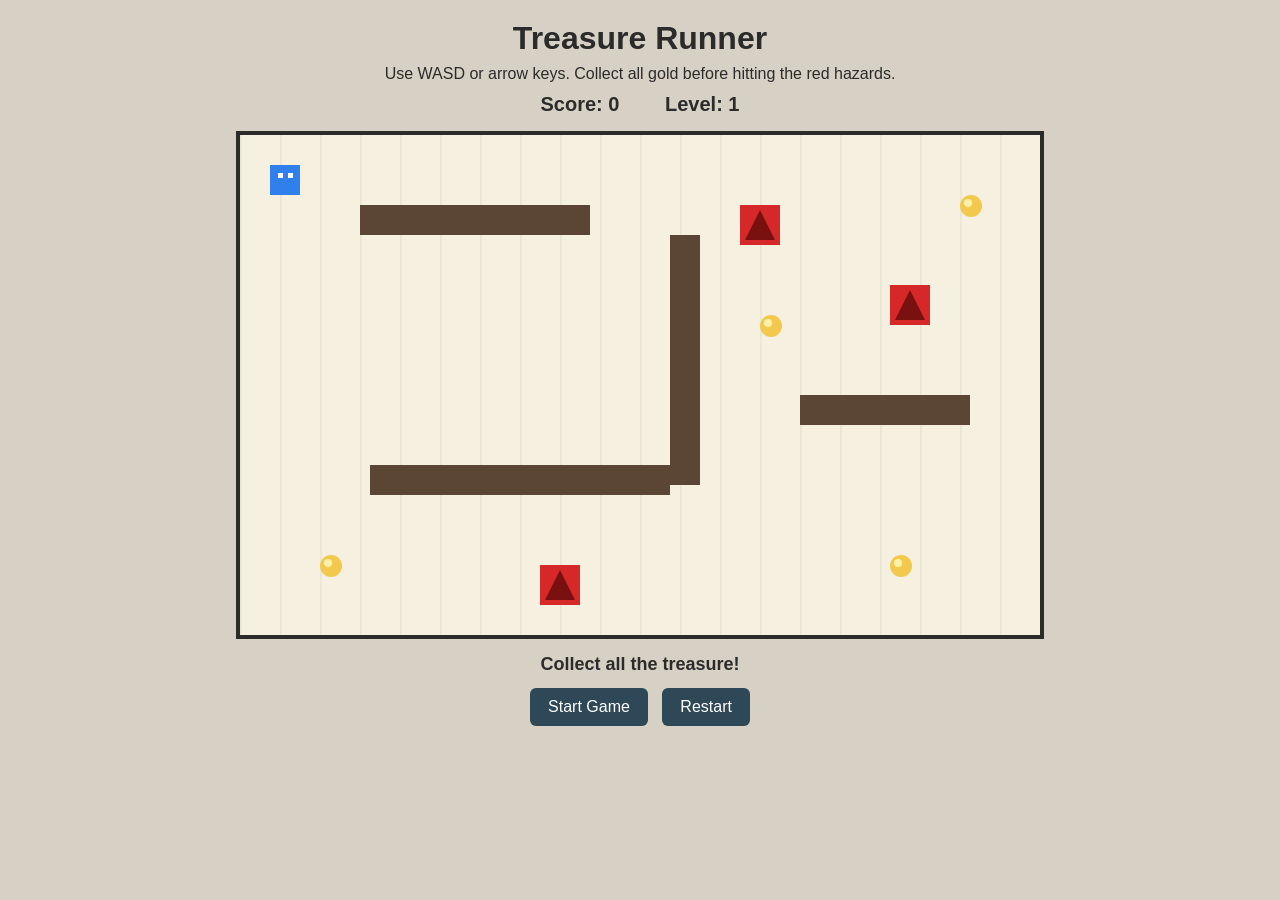
<file: Final/index.html>
<!DOCTYPE html>
<html lang="en">
<head>
  <meta charset="UTF-8">
  <title>Treasure Runner</title>
  <link rel="stylesheet" href="style.css">
</head>
<body>

  <h1>Treasure Runner</h1>
  <p>Use WASD or arrow keys. Collect all gold before hitting the red hazards.</p>

  <div id="gameInfo">
    <span id="scoreText">Score: 0</span>
    <span id="levelText">Level: 1</span>
  </div>

  <canvas id="gameCanvas" width="800" height="500"></canvas>

  <p id="message">Press Start to play.</p>
  <button id="startButton">Start Game</button>
  <button id="restartButton">Restart</button>

  <script src="script.js"></script>
</body>
</html>
</file>
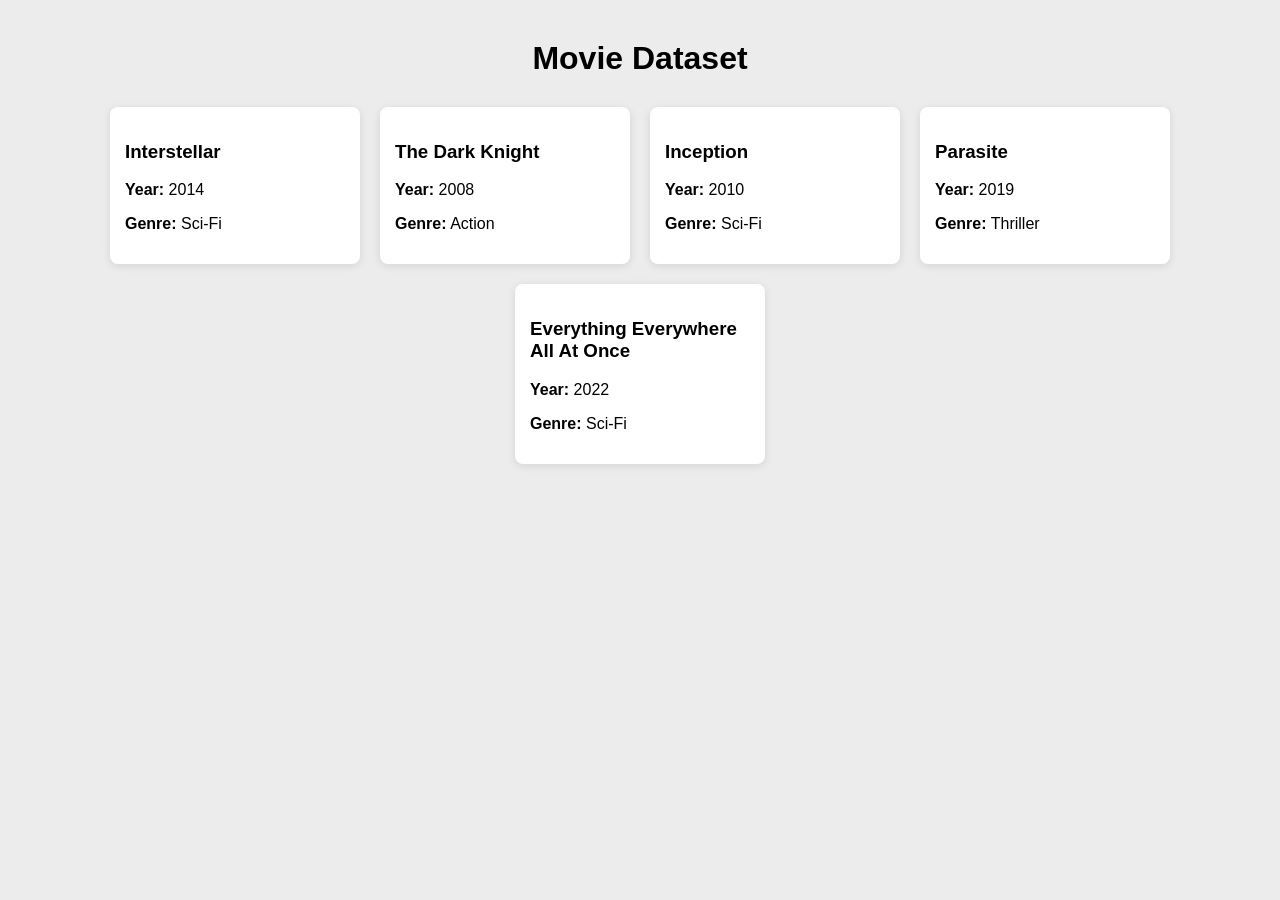
<file: HW11/index.html>
<!DOCTYPE html>
<html lang="en">
<head>
  <meta charset="UTF-8">
  <meta name="viewport" content="width=device-width, initial-scale=1.0">
  <title>Movie Data</title>
  <link rel="stylesheet" href="style.css">
  <script src="https://code.jquery.com/jquery-3.7.1.min.js"></script>
  <script defer src="script.js"></script>
</head>
<body>
  <h1>Movie Dataset</h1>
  <div id="movieContainer"></div>
</body>
</html>
</file>
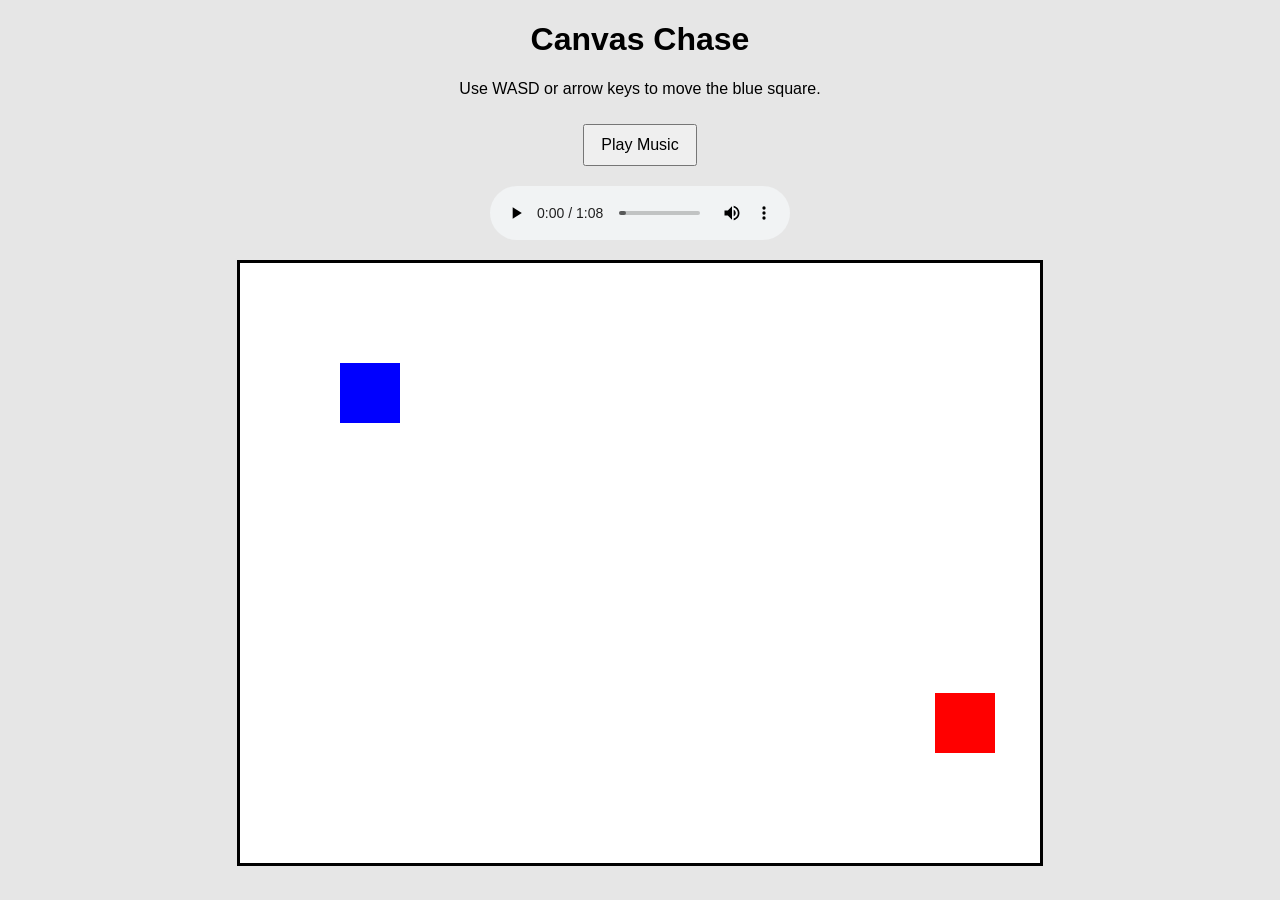
<file: HW12/index.html>
<!DOCTYPE html>
<html lang="en">
<head>
  <meta charset="UTF-8">
  <meta name="viewport" content="width=device-width, initial-scale=1.0">
  <title>Canvas Chase</title>
  <link rel="stylesheet" href="style.css">
</head>
<body>

  <h1>Canvas Chase</h1>
  <p>Use WASD or arrow keys to move the blue square.</p>

  <button id="playMusic">Play Music</button>

 <audio id="bgMusic" controls loop>
  <source src="music.wav" type="audio/wav">
  Your browser does not support audio.
</audio>

  <canvas id="gameCanvas" width="800" height="600"></canvas>

  <script src="script.js"></script>
</body>
</html>
</file>
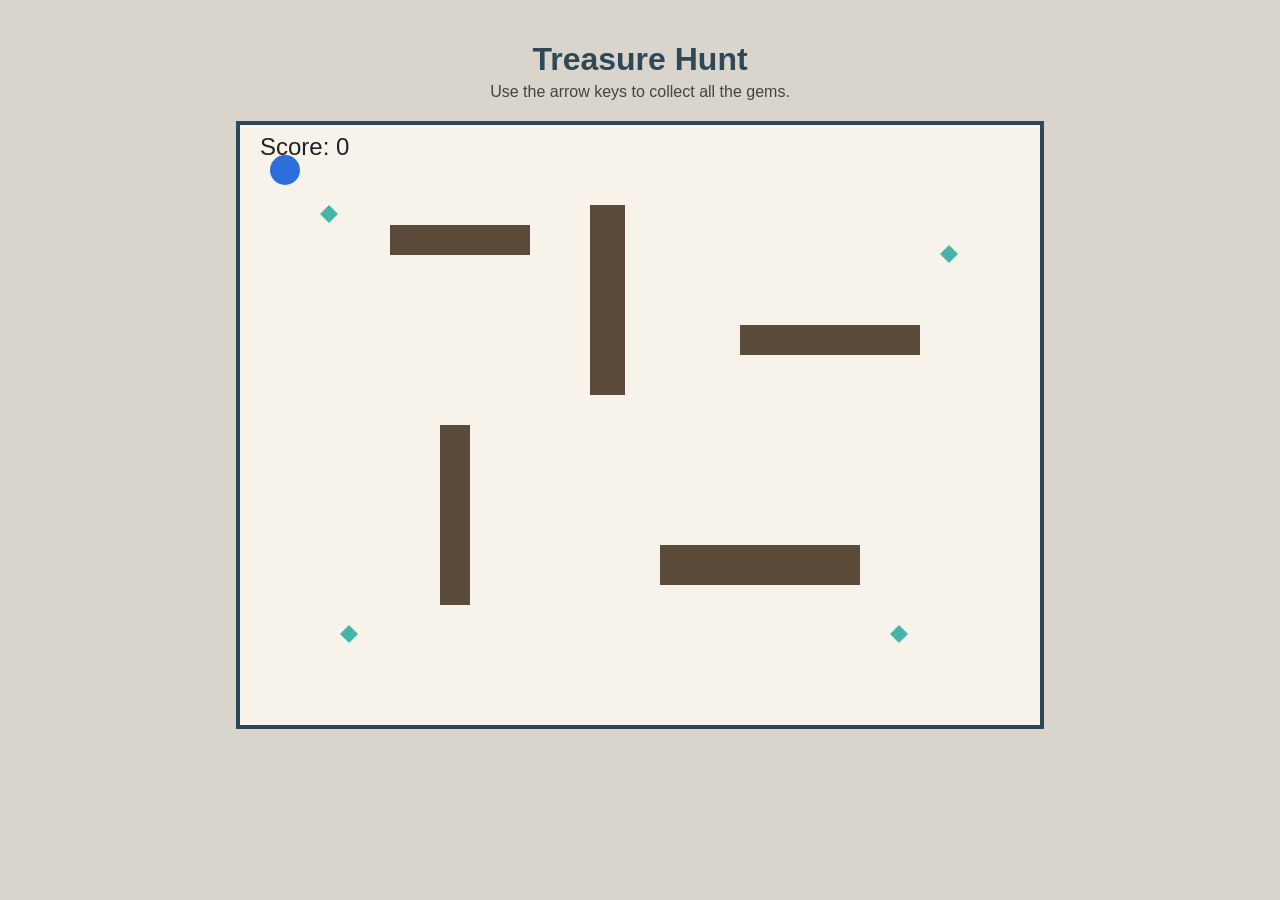
<file: HW13/index.html>
<!DOCTYPE html>
<html lang="en">
<head>
  <meta charset="UTF-8" />
  <meta name="viewport" content="width=device-width, initial-scale=1.0" />
  <title>Treasure Hunt</title>
  <link rel="stylesheet" href="style.css" />
</head>
<body>
  <h1>Treasure Hunt</h1>
  <p>Use the arrow keys to collect all the gems.</p>
  <canvas id="gameCanvas" width="800" height="600"></canvas>

  <script src="script.js"></script>
</body>
</html>
</file>
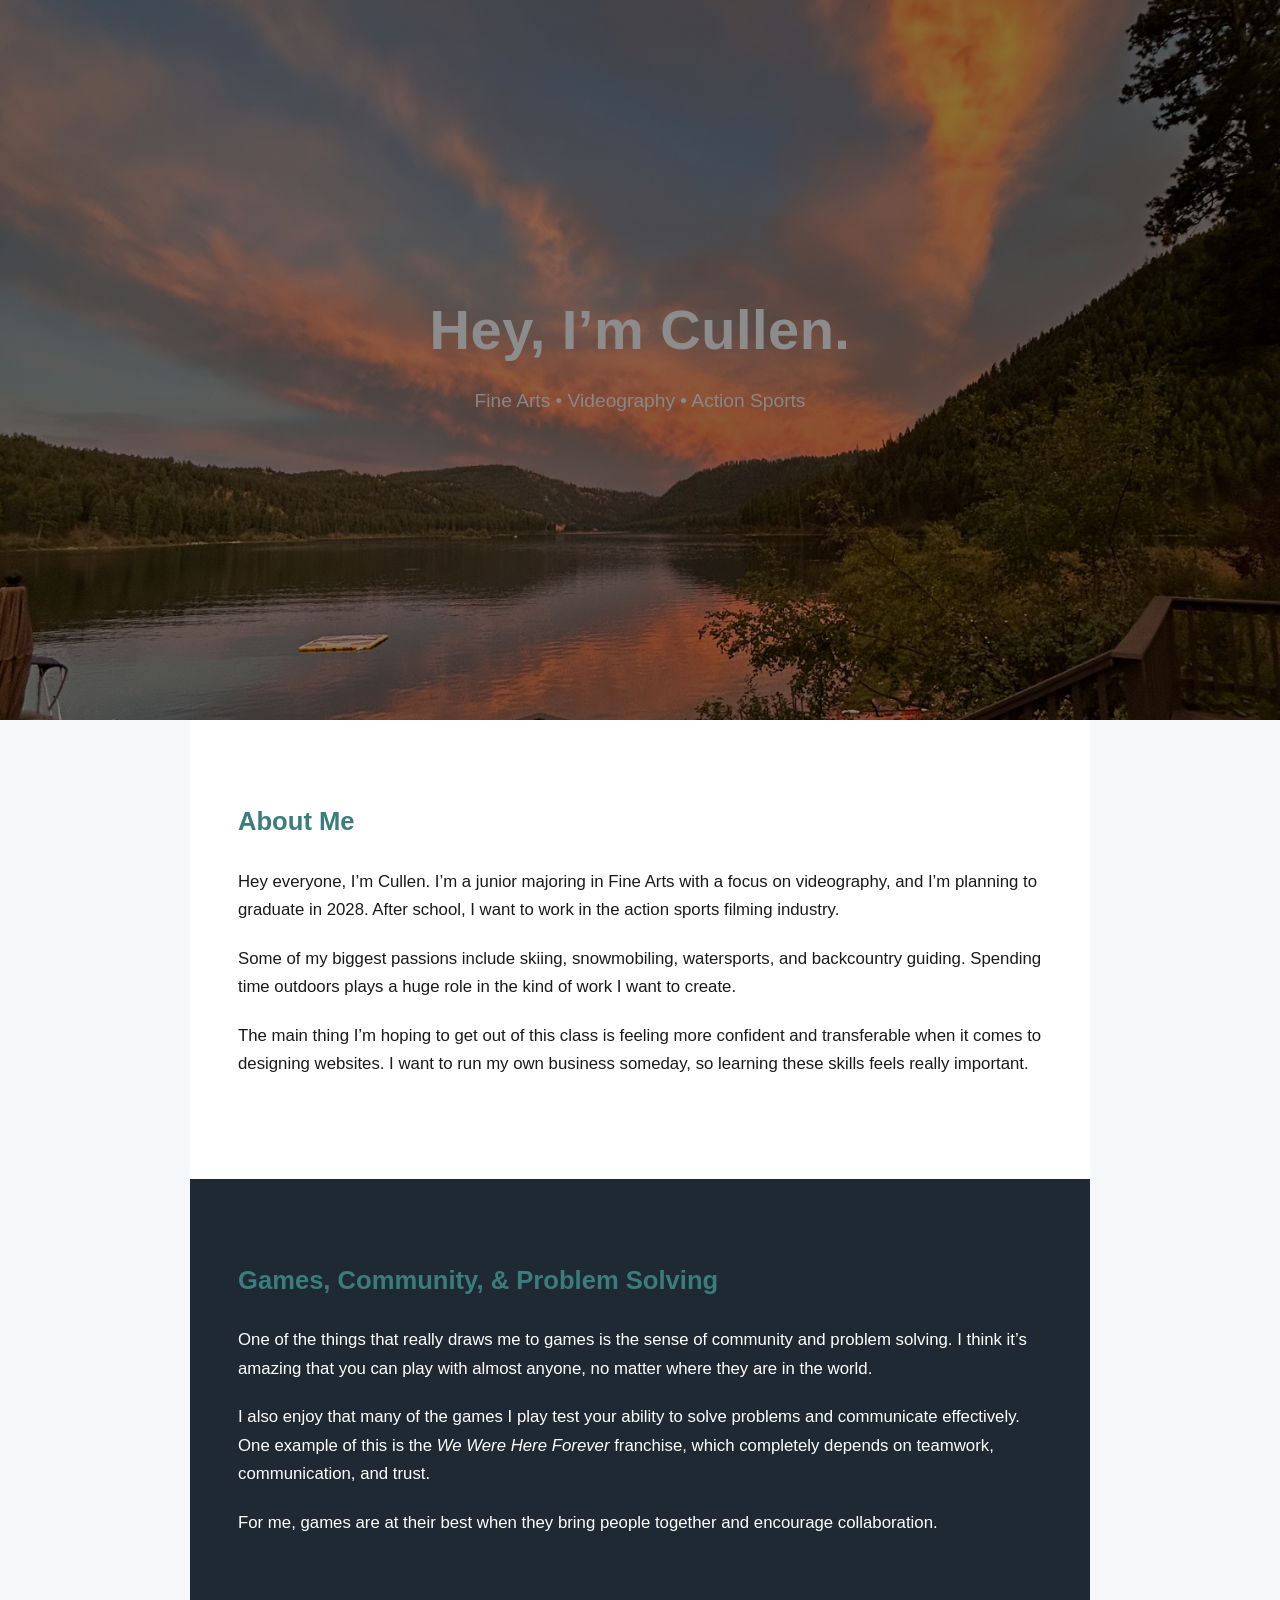
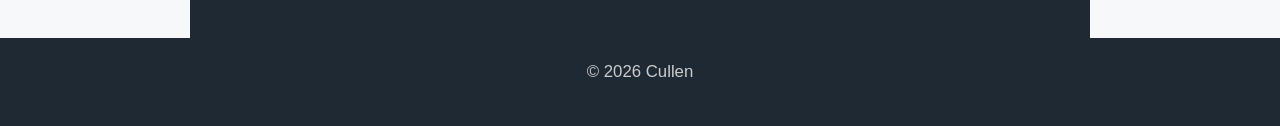
<file: HW2/index.html>
<!DOCTYPE html>
<html lang="en">
<head>
  <meta charset="UTF-8">
  <meta name="viewport" content="width=device-width, initial-scale=1.0">
  <title>Cullen | Game Memory</title>

  <link rel="stylesheet" href="style.css">
</head>

<body>

  <!-- HERO SECTION -->
  <header class="hero">
    <div class="hero-text">
      <h1>Hey, I’m Cullen.</h1>
      <p>Fine Arts • Videography • Action Sports</p>
    </div>
  </header>

  <main>

    <!-- ABOUT ME SECTION -->
    <section class="about">
      <div class="container">
        <h2>About Me</h2>
        <p>
          Hey everyone, I’m Cullen. I’m a junior majoring in Fine Arts with a focus
          on videography, and I’m planning to graduate in 2028. After school,
          I want to work in the action sports filming industry.
        </p>
        <p>
          Some of my biggest passions include skiing, snowmobiling, watersports,
          and backcountry guiding. Spending time outdoors plays a huge role in
          the kind of work I want to create.
        </p>
        <p>
          The main thing I’m hoping to get out of this class is feeling more
          confident and transferable when it comes to designing websites.
          I want to run my own business someday, so learning these skills
          feels really important.
        </p>
      </div>
    </section>

    <!-- GAME MEMORY SECTION -->
    <section class="memory">
      <div class="container">
        <h2>Games, Community, & Problem Solving</h2>
        <p>
          One of the things that really draws me to games is the sense of
          community and problem solving. I think it’s amazing that you can
          play with almost anyone, no matter where they are in the world.
        </p>
        <p>
          I also enjoy that many of the games I play test your ability to
          solve problems and communicate effectively. One example of this
          is the <em>We Were Here Forever</em> franchise, which completely
          depends on teamwork, communication, and trust.
        </p>
        <p>
          For me, games are at their best when they bring people together
          and encourage collaboration.
        </p>
      </div>
    </section>

  </main>

  <!-- FOOTER -->
  <footer>
    <p>© 2026 Cullen</p>
  </footer>

</body>
</html>
</file>
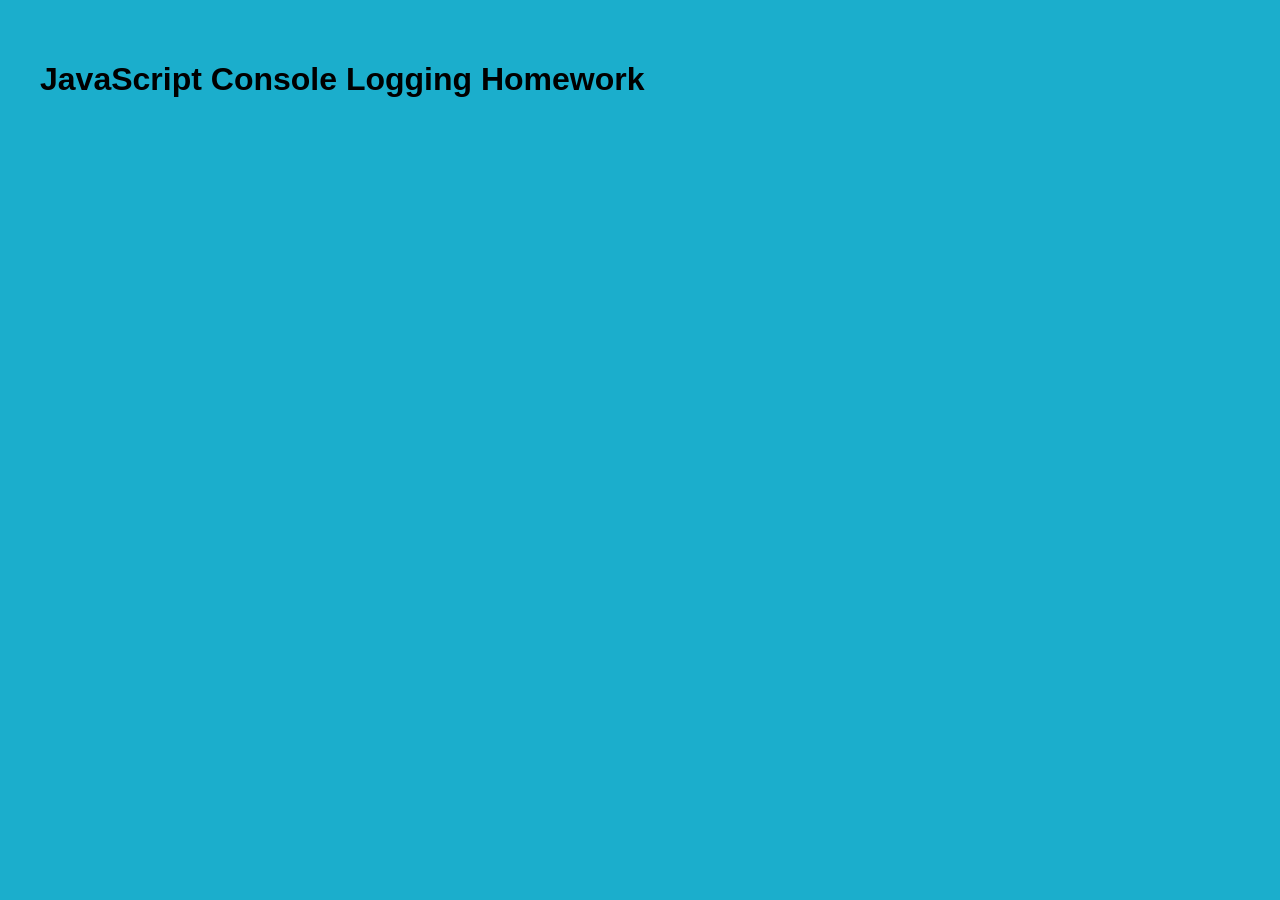
<file: HW3/index.html>
<!DOCTYPE html>
<html lang="en">
<head>
  <meta charset="UTF-8">
  <title>Console Logging Homework</title>

  <style>
    body {
      background-color: #1baecc;
      font-family: Arial, Helvetica, sans-serif;
      padding: 2rem;
    }
  </style>
</head>

<body>

  <h1>JavaScript Console Logging Homework</h1>

  <script src="script.js"></script>
</body>
</html>
</file>
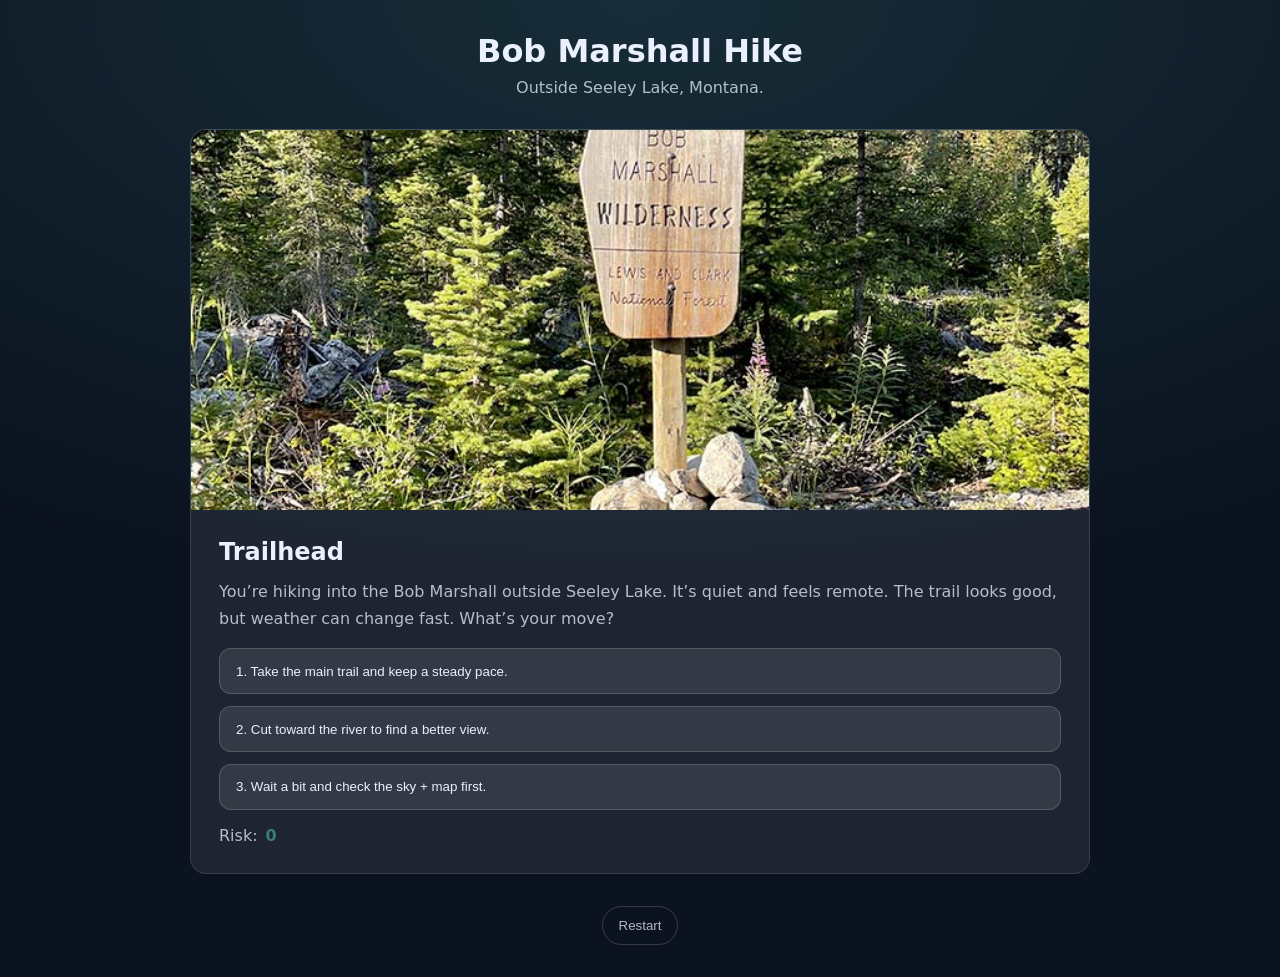
<file: HW4/index.html>
<!DOCTYPE html>
<html lang="en">
<head>
  <meta charset="UTF-8" />
  <meta name="viewport" content="width=device-width, initial-scale=1.0" />
  <title>Cullen | Bob Marshall Adventure</title>
  <link rel="stylesheet" href="style.css" />
</head>

<body>
  <header class="top">
    <h1 id="title">Bob Marshall Hike</h1>
    <p class="subtitle">Outside Seeley Lake, Montana.</p>
  </header>

  <main class="layout">
    <section class="card">
      <img id="sceneImg" src="imgs/trailhead.jpg" alt="Bob Marshall scene" />

      <div class="content">
        <h2 id="sceneHeading">Trailhead</h2>

        <p id="storyText">
          You’re hiking into the Bob Marshall Wilderness outside Seeley Lake. It’s early, quiet,
          and it feels like you’re completely out there. The trail looks good, but the weather
          could change fast. What’s your move?
        </p>

        <div id="choices" class="choices"></div>

        <div class="status">
          <span>Risk:</span>
          <strong id="riskValue">0</strong>
        </div>
      </div>
    </section>
  </main>

  <footer class="footer">
    <button id="restartBtn" class="ghost">Restart</button>
  </footer>

  <script src="script.js"></script>
</body>
</html>
</file>
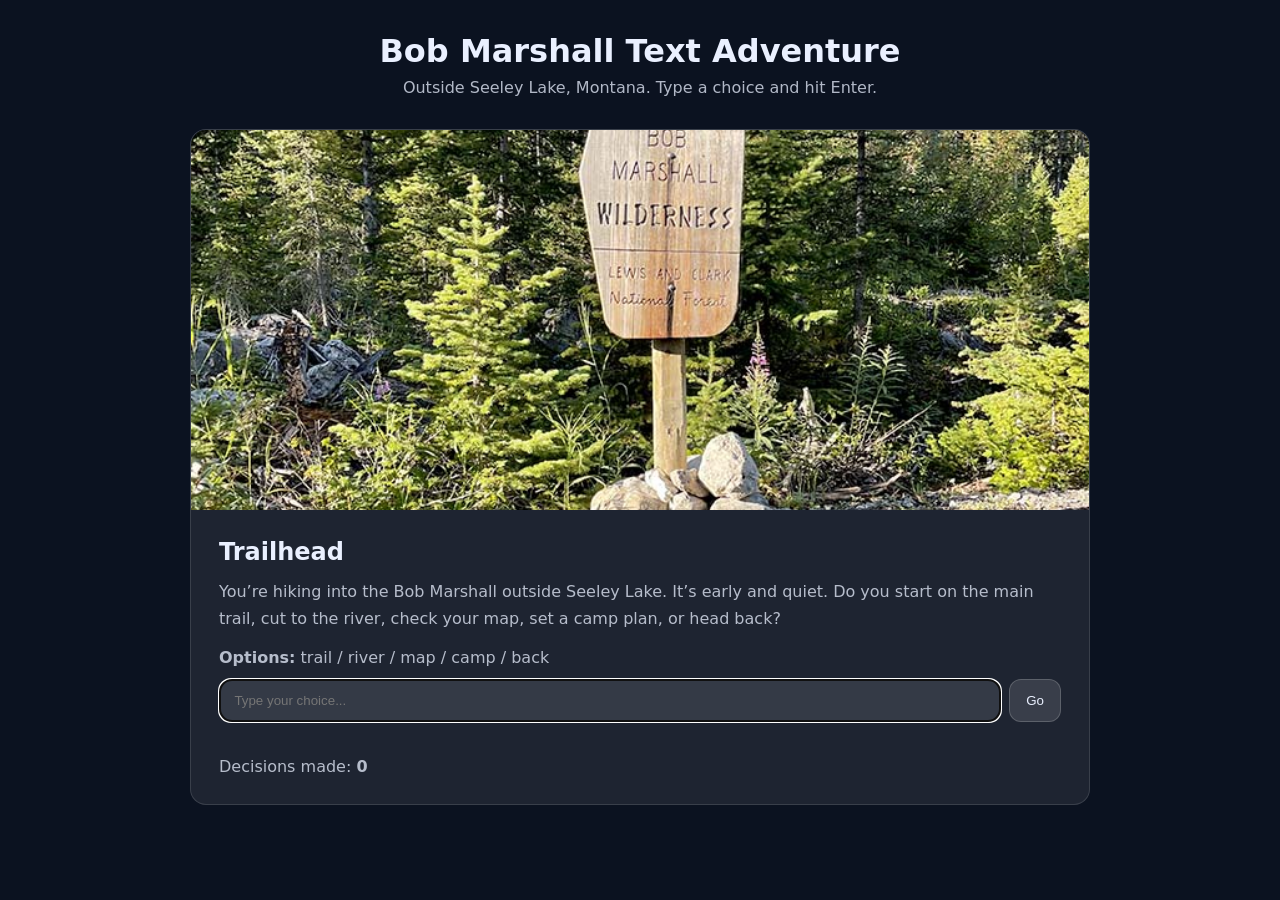
<file: HW5/index.html>
<!DOCTYPE html>
<html lang="en">
<head>
  <meta charset="UTF-8" />
  <meta name="viewport" content="width=device-width, initial-scale=1.0" />
  <title>Bob Marshall Text Adventure</title>
  <link rel="stylesheet" href="style.css" />
</head>

<body>
  <header class="top">
    <h1>Bob Marshall Text Adventure</h1>
    <p class="subtitle">Outside Seeley Lake, Montana. Type a choice and hit Enter.</p>
  </header>

  <main class="layout">
    <section class="card">
      <img id="sceneImg" src="imgs/trailhead.jpg" alt="Scene image" />

      <div class="content">
        <h2 id="sceneHeading">Trailhead</h2>

        <p id="storyText">
          You’re hiking into the Bob Marshall outside Seeley Lake. It’s early and quiet.
          Type one of the options below.
        </p>

        <p class="options"><strong>Options:</strong> <span id="optionsText"></span></p>

        <div class="inputRow">
          <input id="userInput" type="text" placeholder="Type your choice..." autocomplete="off" />
          <button id="goBtn">Go</button>
        </div>

        <p id="hintText" class="hint"></p>

        <p class="status">
          Decisions made: <strong id="decisionCount">0</strong>
        </p>
      </div>
    </section>
  </main>

  <script src="script.js"></script>
</body>
</html>
</file>
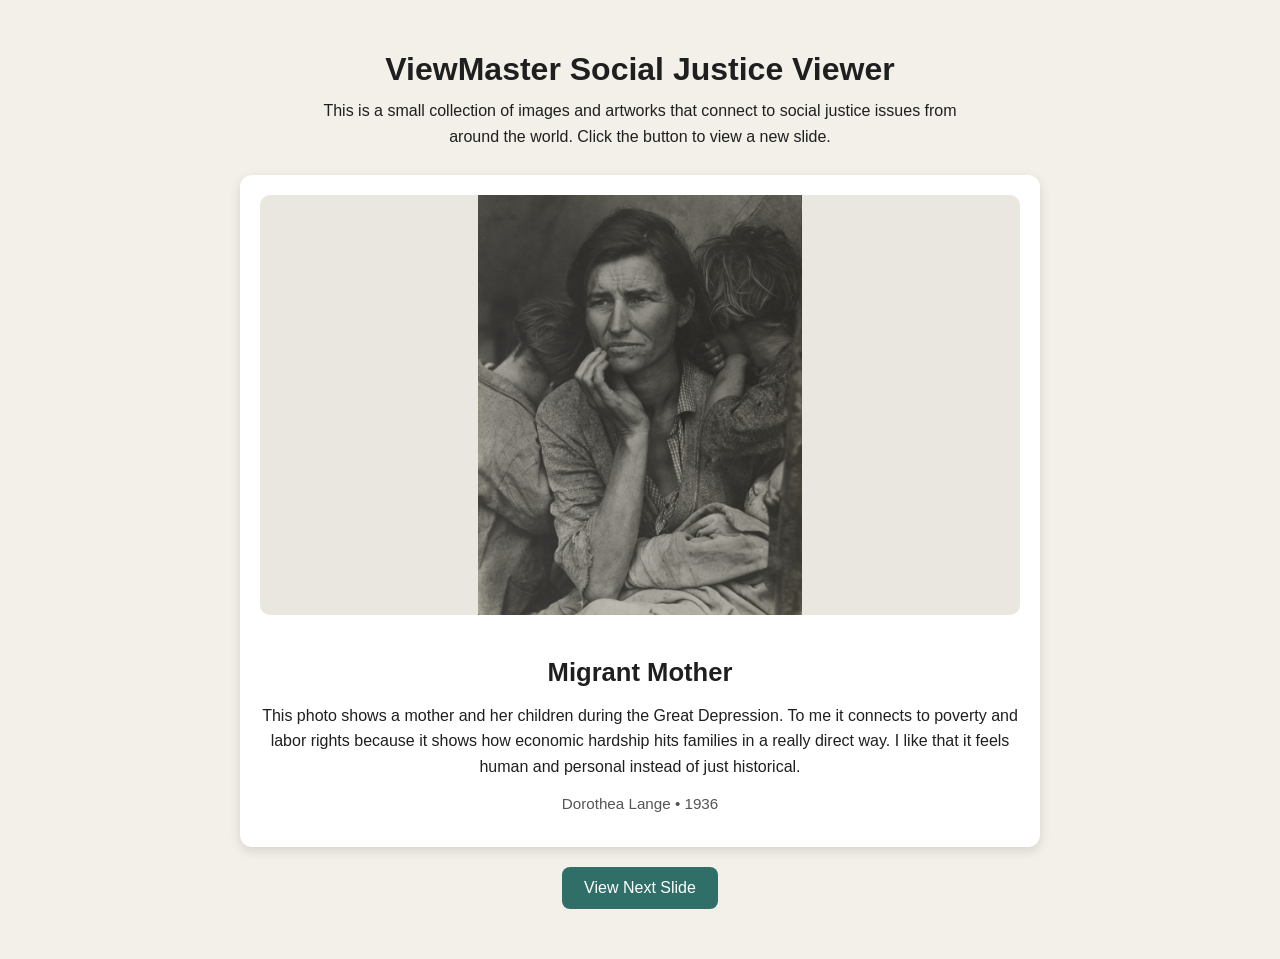
<file: HW8/index.html>
<!DOCTYPE html>
<html lang="en">
<head>
  <meta charset="UTF-8">
  <meta name="viewport" content="width=device-width, initial-scale=1.0">
  <title>ViewMaster Social Justice Viewer</title>
  <link rel="stylesheet" href="style.css">
</head>
<body>
  <main class="viewer">
    <h1>ViewMaster Social Justice Viewer</h1>
    <p class="intro">
      This is a small collection of images and artworks that connect to social justice
      issues from around the world. Click the button to view a new slide.
    </p>

    <div class="slide-box">
      <img id="slideImage" src="imgs/migrant-mother.jpg" alt="Social justice slide">
      <h2 id="slideTitle">Slide Title</h2>
      <p id="slideDescription">Slide description goes here.</p>
      <p class="meta">
        <span id="slideAuthor">Author</span> •
        <span id="slideYear">Year</span>
      </p>
    </div>

    <button id="nextButton">View Next Slide</button>
  </main>

  <script src="script.js"></script>
</body>
</html>
</file>
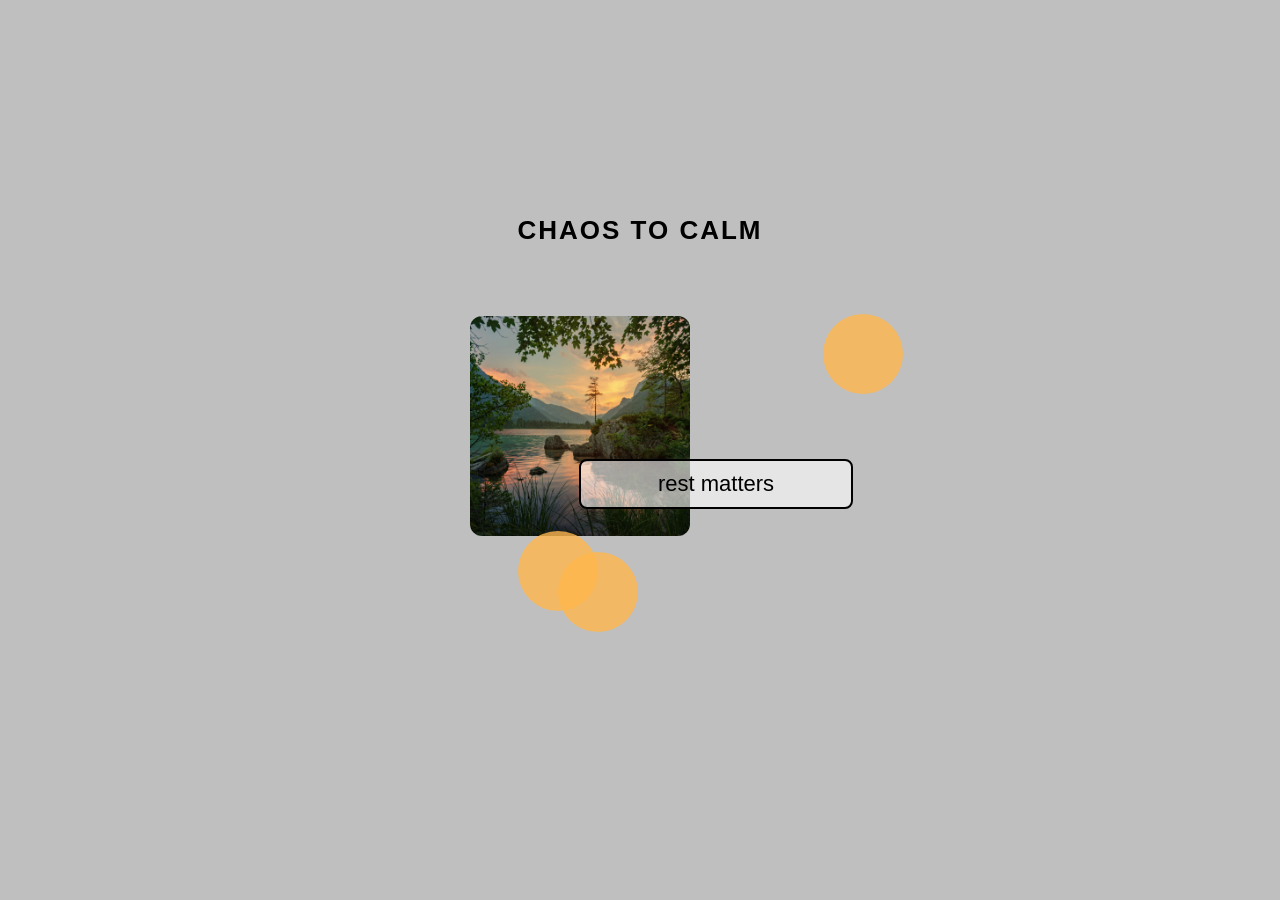
<file: HW9/index.html>
<!DOCTYPE html>
<html lang="en">
<head>
  <meta charset="UTF-8">
  <meta name="viewport" content="width=device-width, initial-scale=1.0">
  <title>Living Poster</title>

  <link rel="stylesheet" href="style.css">

  <script src="https://code.jquery.com/jquery-3.7.1.min.js"></script>
  <script defer src="script.js"></script>
</head>
<body>
  <div id="poster">
    <h1>CHAOS TO CALM</h1>

    <div id="imageBox">
      <img id="mainImage" src="" alt="poster image">
    </div>

    <div id="textBox"></div>

    <div id="shape1" class="shape circle"></div>
    <div id="shape2" class="shape square"></div>
    <div id="shape3" class="shape pill"></div>
  </div>
</body>
</html>
</file>
<file: Final/style.css>
body {
  margin: 0;
  font-family: Arial, sans-serif;
  background: #d7d1c5;
  text-align: center;
  color: #2b2b2b;
}

h1 {
  margin-top: 20px;
  margin-bottom: 5px;
}

p {
  margin: 8px;
}

#gameInfo {
  margin: 10px;
  font-size: 20px;
  font-weight: bold;
}

#gameInfo span {
  margin: 0 20px;
}

canvas {
  background: #f5f0df;
  border: 4px solid #2b2b2b;
  display: block;
  margin: 15px auto;
}

button {
  padding: 10px 18px;
  margin: 5px;
  font-size: 16px;
  border: none;
  background: #2f4858;
  color: white;
  border-radius: 6px;
  cursor: pointer;
}

button:hover {
  background: #446b7c;
}

#message {
  font-weight: bold;
  font-size: 18px;
}
</file>
<file: HW11/style.css>
body {
  font-family: Arial, sans-serif;
  background: #ececec;
  margin: 40px;
}

h1 {
  text-align: center;
  margin-bottom: 30px;
}

#movieContainer {
  display: flex;
  flex-wrap: wrap;
  gap: 20px;
  justify-content: center;
}

.movieCard {
  background: white;
  padding: 15px;
  border-radius: 8px;
  width: 220px;
  box-shadow: 0 2px 8px rgba(0, 0, 0, 0.1);
  transition: 0.3s;
}
</file>
<file: HW12/style.css>
body {
  font-family: Arial, sans-serif;
  text-align: center;
  background: #e6e6e6;
}

canvas {
  border: 3px solid black;
  background: white;
  display: block;
  margin: 20px auto;
}

button {
  margin: 10px;
  padding: 10px 16px;
  font-size: 16px;
}

audio {
  display: block;
  margin: 10px auto;
}
</file>
<file: HW13/style.css>
body {
  font-family: Arial, sans-serif;
  text-align: center;
  background: #d9d4cc;
  margin: 0;
  padding: 20px;
}

h1 {
  margin-bottom: 5px;
  color: #2f4858;
}

p {
  margin-top: 0;
  color: #444;
}

canvas {
  border: 4px solid #2f4858;
  background: #f7f3eb;
  display: block;
  margin: 20px auto;
}
</file>
<file: HW2/style.css>
/* ==========================
   RESET / BASE STYLES
========================== */
* {
  margin: 0;
  padding: 0;
  box-sizing: border-box;
}

:root {
  --bg-light: #f7f8f9;
  --bg-dark: #1f2933;
  --accent: #3a7d7c;
  --text-dark: #1a1a1a;
  --text-light: #ffffff;
}

body {
  font-family: "Helvetica Neue", Helvetica, Arial, sans-serif;
  line-height: 1.7;
  color: var(--text-dark);
  background-color: var(--bg-light);
}

/* ==========================
   HERO SECTION
========================== */
.hero {
  height: 80vh;
  background-image: url("imgs/hero.jpg");
  background-size: cover;
  background-position: center;
  background-attachment: fixed; /* parallax */
  display: flex;
  align-items: center;
  justify-content: center;
  position: relative;
}

.hero::after {
  content: "";
  position: absolute;
  inset: 0;
  background: rgba(0, 0, 0, 0.45); /* overlay */
}

.hero-text {
  position: relative;
  color: var(--text-light);
  text-align: center;
  padding: 2rem;
  border-radius: 6px;
}

.hero h1 {
  font-size: 2.4rem;
  letter-spacing: 0.5px;
}

.hero p {
  margin-top: 0.5rem;
  font-size: 1.1rem;
  opacity: 0.9;
}

/* ==========================
   CONTAINER FOR LAYOUT
========================== */
.container {
  max-width: 900px;
  margin: auto;
}

/* ==========================
   SECTIONS
========================== */
section {
  padding: 4rem 1.5rem;
}

.about {
  background-color: white;
}

.memory {
  background-color: var(--bg-dark);
  color: var(--text-light);
}

.memory h2 {
  color: var(--accent);
}

h2 {
  font-size: 1.6rem;
  margin-bottom: 1.5rem;
  color: var(--accent);
}

p {
  margin-bottom: 1.25rem;
  font-size: 1rem;
}

/* ==========================
   FOOTER
========================== */
footer {
  background-color: var(--bg-dark);
  color: #ccc;
  text-align: center;
  padding: 1.25rem;
  font-size: 0.85rem;
}

/* ==========================
   RESPONSIVE BREAKPOINTS
========================== */

/* Tablet */
@media (min-width: 600px) {
  .hero h1 {
    font-size: 3rem;
  }

  section {
    padding: 5rem 3rem;
  }

  p {
    font-size: 1.05rem;
  }
}

/* Desktop */
@media (min-width: 900px) {
  .hero h1 {
    font-size: 3.5rem;
  }

  .hero p {
    font-size: 1.2rem;
  }

  main {
    max-width: 900px;
    margin: auto;
  }

  body {
    font-size: 1.05rem;
  }
}
</file>
<file: HW4/style.css>
:root {
  --bg: #0b1220;
  --card: rgba(255, 255, 255, 0.08);
  --text: #eaf0ff;
  --muted: rgba(234, 240, 255, 0.75);
  --accent: #3a7d7c;
  --danger: #ff5a5f;
}

* { box-sizing: border-box; margin: 0; padding: 0; }

body {
  font-family: system-ui, -apple-system, Segoe UI, Roboto, Arial, sans-serif;
  background: radial-gradient(1200px 600px at 50% 0%, rgba(58,125,124,0.25), transparent),
              var(--bg);
  color: var(--text);
  min-height: 100vh;
}

.top {
  padding: 2rem 1.25rem 1rem;
  text-align: center;
}

.subtitle {
  color: var(--muted);
  margin-top: 0.5rem;
}

.layout {
  padding: 1rem 1.25rem 2rem;
  display: flex;
  justify-content: center;
}

.card {
  width: 100%;
  max-width: 900px;
  background: var(--card);
  border: 1px solid rgba(255,255,255,0.12);
  border-radius: 16px;
  overflow: hidden;
  backdrop-filter: blur(8px);
}

#sceneImg {
  width: 100%;
  height: 260px;
  object-fit: cover;
  display: block;
}

.content {
  padding: 1.25rem;
}

h2 {
  margin-bottom: 0.75rem;
}

#storyText {
  color: var(--muted);
  line-height: 1.7;
  margin-bottom: 1rem;
}

.choices {
  display: grid;
  gap: 0.75rem;
  margin: 1rem 0;
}

button.choice {
  width: 100%;
  padding: 0.9rem 1rem;
  border-radius: 12px;
  border: 1px solid rgba(255,255,255,0.16);
  background: rgba(255,255,255,0.10);
  color: var(--text);
  cursor: pointer;
  text-align: left;
  transition: transform 0.08s ease;
}

button.choice:hover { transform: translateY(-1px); }
button.choice:active { transform: translateY(0px); }

.status {
  display: flex;
  gap: 0.5rem;
  align-items: baseline;
  color: var(--muted);
}

#riskValue {
  color: var(--accent);
}

.footer {
  display: flex;
  justify-content: center;
  padding: 0 1.25rem 2rem;
}

.ghost {
  background: transparent;
  border: 1px solid rgba(255,255,255,0.18);
  color: var(--muted);
  padding: 0.7rem 1rem;
  border-radius: 999px;
  cursor: pointer;
}

/* Breakpoint 1 */
@media (min-width: 650px) {
  #sceneImg { height: 340px; }
  .content { padding: 1.75rem; }
}

/* Breakpoint 2 */
@media (min-width: 900px) {
  #sceneImg { height: 380px; }
}
</file>
<file: HW5/style.css>
:root{
  --bg:#0b1220;
  --card: rgba(255,255,255,0.08);
  --text:#eaf0ff;
  --muted: rgba(234,240,255,0.75);
  --accent:#3a7d7c;
  --danger:#ff5a5f;
}

*{ box-sizing:border-box; margin:0; padding:0; }

body{
  font-family: system-ui, -apple-system, Segoe UI, Roboto, Arial, sans-serif;
  background: var(--bg);
  color: var(--text);
  min-height:100vh;
}

.top{ padding: 2rem 1.25rem 1rem; text-align:center; }
.subtitle{ color: var(--muted); margin-top:.5rem; }

.layout{ padding: 1rem 1.25rem 2rem; display:flex; justify-content:center; }

.card{
  width:100%;
  max-width:900px;
  background: var(--card);
  border: 1px solid rgba(255,255,255,0.12);
  border-radius:16px;
  overflow:hidden;
}

#sceneImg{
  width:100%;
  height:260px;
  object-fit:cover;
  display:block;
}

.content{ padding: 1.25rem; }
h2{ margin-bottom:.75rem; }
#storyText{ color: var(--muted); line-height:1.7; margin-bottom:1rem; }

.options{ color: var(--muted); margin:.75rem 0; }

.inputRow{
  display:flex;
  gap:.5rem;
  margin: .75rem 0 .25rem;
  flex-wrap:wrap;
}

input{
  flex:1;
  min-width:200px;
  padding:.8rem .9rem;
  border-radius:12px;
  border: 1px solid rgba(255,255,255,0.18);
  background: rgba(255,255,255,0.10);
  color: var(--text);
}

button{
  padding:.8rem 1rem;
  border-radius:12px;
  border: 1px solid rgba(255,255,255,0.18);
  background: rgba(255,255,255,0.12);
  color: var(--text);
  cursor:pointer;
}

.hint{ min-height:1.2rem; color: rgba(234,240,255,0.9); }
.status{ margin-top:.75rem; color: var(--muted); }

/* Breakpoints */
@media (min-width:650px){
  #sceneImg{ height:340px; }
  .content{ padding:1.75rem; }
}
@media (min-width:900px){
  #sceneImg{ height:380px; }
}
</file>
<file: HW8/style.css>
body {
  margin: 0;
  font-family: Arial, Helvetica, sans-serif;
  background-color: #f3f0ea;
  color: #1f1f1f;
}

.viewer {
  max-width: 800px;
  margin: 0 auto;
  padding: 30px 20px 50px;
  text-align: center;
}

h1 {
  margin-bottom: 10px;
  font-size: 2rem;
}

.intro {
  max-width: 650px;
  margin: 0 auto 25px;
  line-height: 1.6;
}

.slide-box {
  background-color: white;
  padding: 20px;
  border-radius: 12px;
  box-shadow: 0 4px 12px rgba(0, 0, 0, 0.12);
}

.slide-box img {
  width: 100%;
  max-height: 420px;
  object-fit: contain;
  background-color: #eae7e0;
  border-radius: 10px;
  margin-bottom: 18px;
}
#slideTitle {
  margin-bottom: 10px;
  font-size: 1.6rem;
}

#slideDescription {
  line-height: 1.6;
  margin-bottom: 12px;
}

.meta {
  font-size: 0.95rem;
  color: #555;
}

button {
  margin-top: 20px;
  padding: 12px 22px;
  font-size: 1rem;
  border: none;
  border-radius: 8px;
  background-color: #2f6f68;
  color: white;
  cursor: pointer;
}

button:hover {
  background-color: #245851;
}
</file>
<file: HW9/style.css>
body {
  margin: 0;
  overflow: hidden;
  font-family: Arial, sans-serif;

  background: #bfbfbf; 
  color: black;

  display: flex;
  justify-content: center;
  align-items: center;
  height: 100vh;
}

#poster {
  position: relative;
  width: 700px;
  height: 500px;
  overflow: hidden;
}


h1 {
  position: absolute;
  top: 15px;
  left: 50%;
  transform: translateX(-50%);
  margin: 0;
  font-size: 26px;
  letter-spacing: 2px;
}


#imageBox {
  position: absolute;
  width: 220px;
  height: 220px;
  display: none;
  border-radius: 12px;
  overflow: hidden;
}

#imageBox img {
  width: 100%;
  height: 100%;
  object-fit: cover;
}


#textBox {
  position: absolute;
  font-size: 22px;
  width: 250px;
  padding: 10px;

  border: 2px solid black;
  border-radius: 8px;

  text-align: center;
  background: rgba(255,255,255,0.6);
}


.shape {
  position: absolute;
  opacity: 0.8;
}

.circle {
  width: 80px;
  height: 80px;
  border-radius: 50%;
}

.square {
  width: 90px;
  height: 90px;
}

.pill {
  width: 120px;
  height: 60px;
  border-radius: 999px;
}
</file>
